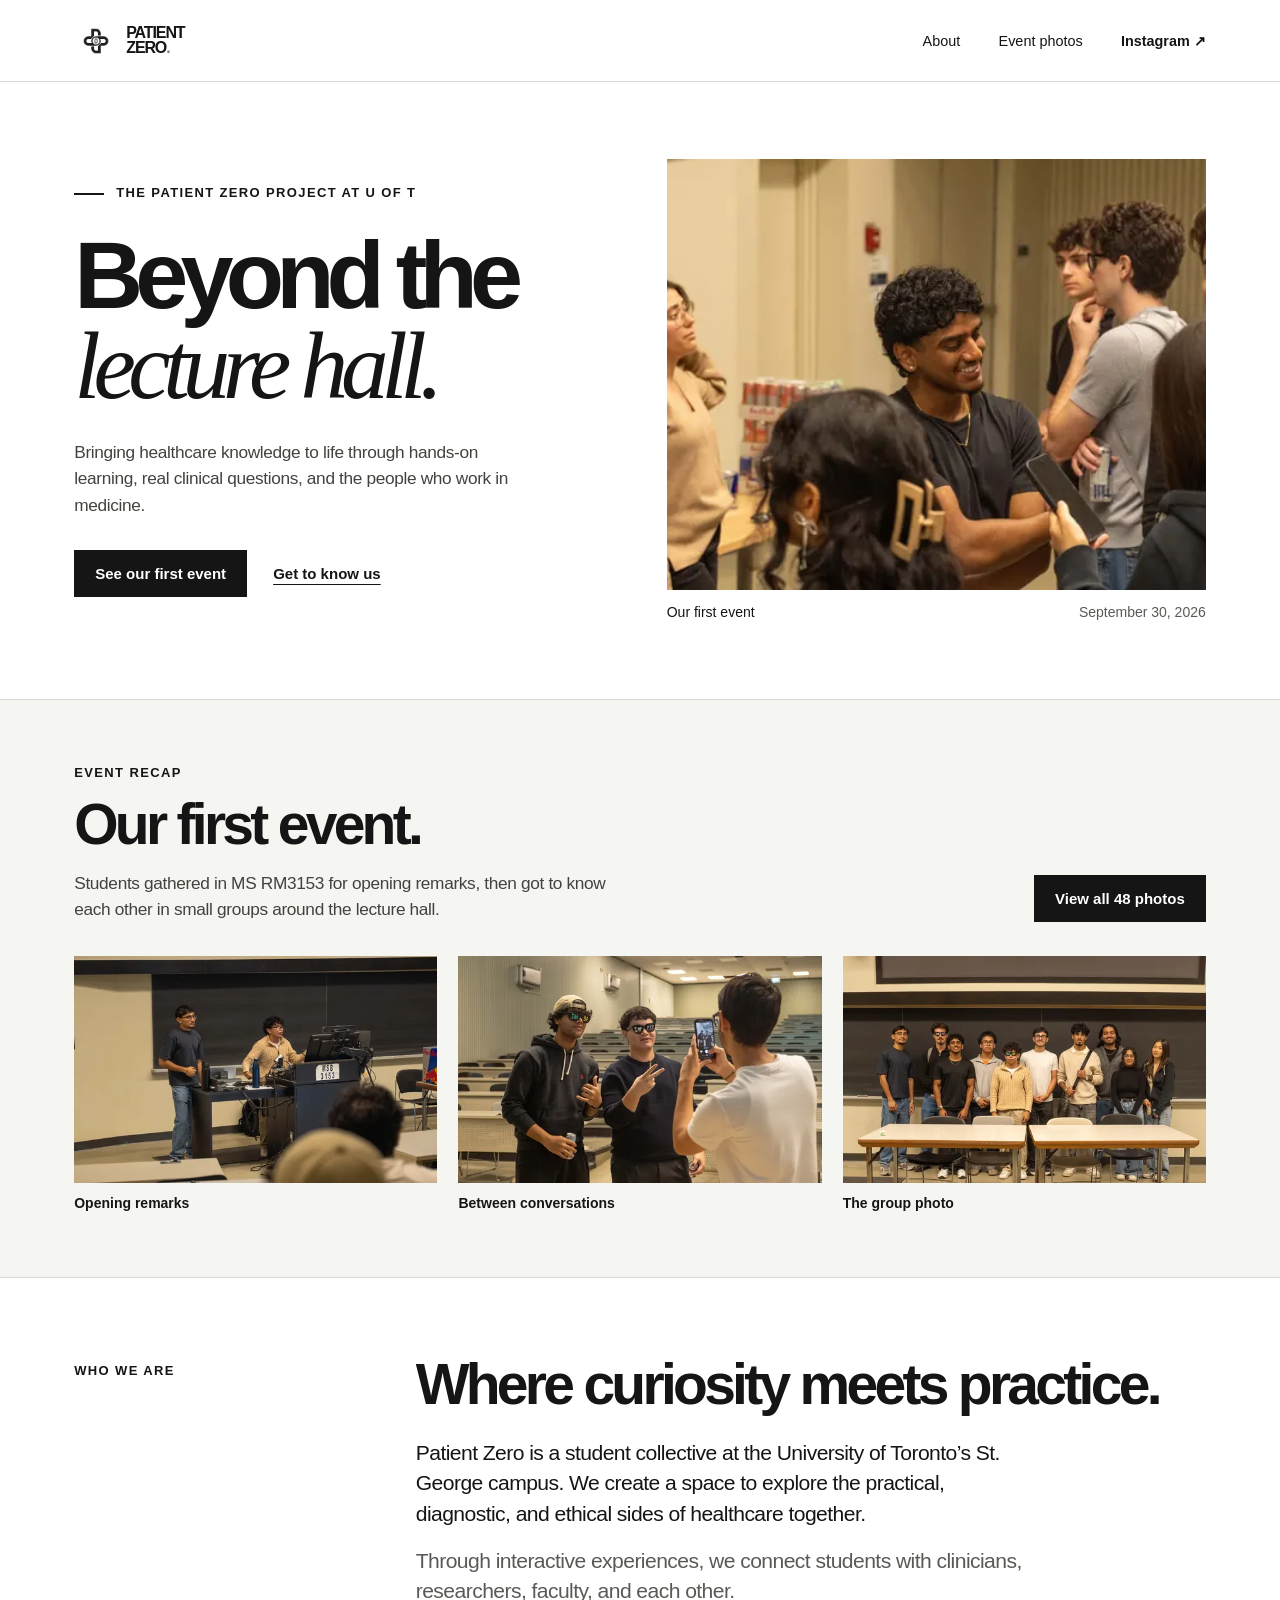
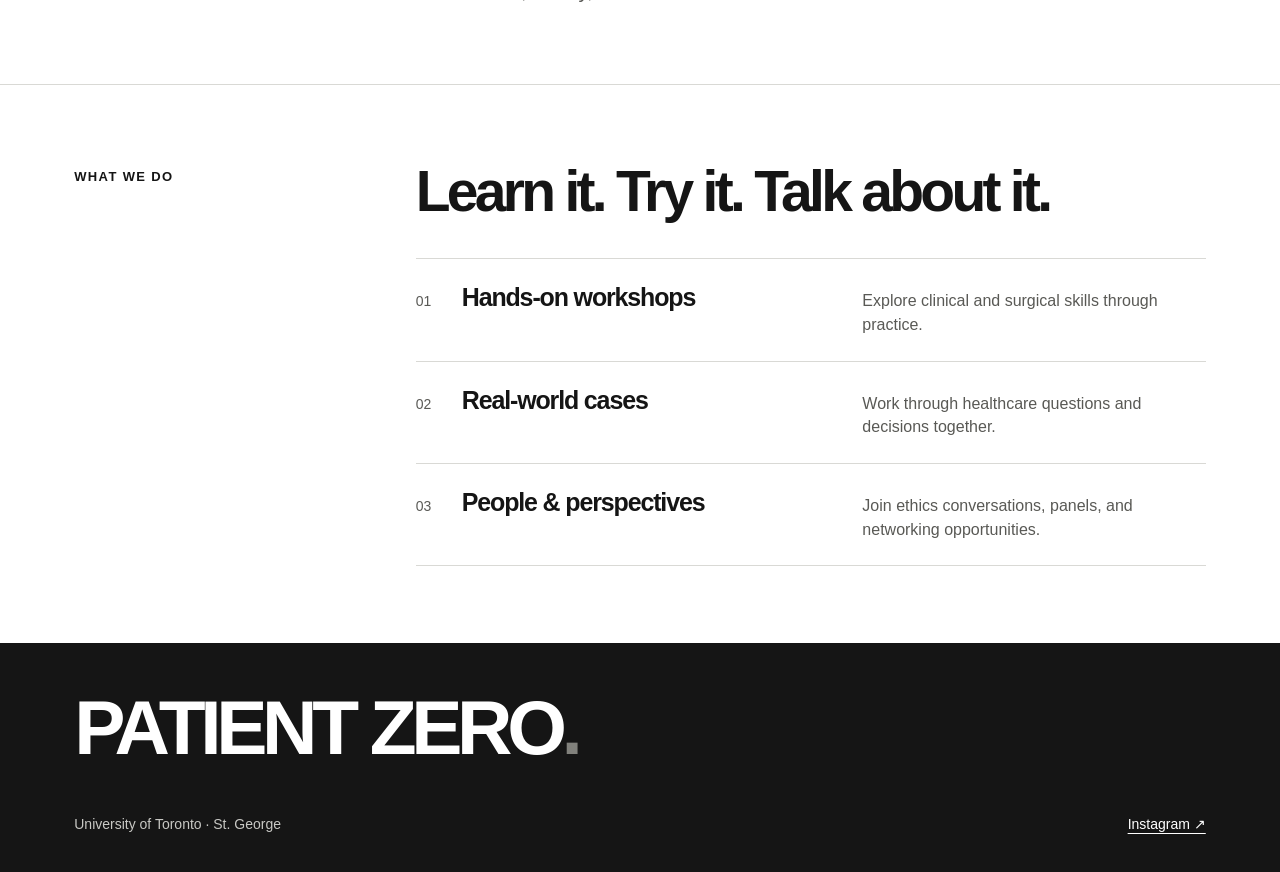
<file: index.html>
<!doctype html>
<html lang="en">
  <head>
    <meta charset="UTF-8" />
    <meta name="viewport" content="width=device-width, initial-scale=1" />
    <meta name="theme-color" content="#ffffff" />
    <meta name="description" content="The Patient Zero Project connects University of Toronto students with hands-on clinical learning, case studies, conversations, and people in healthcare." />
    <title>Patient Zero Project | University of Toronto</title>
    <link rel="icon" type="image/png" href="images/patientzeroproject_transparentbg.png" />
    <link rel="stylesheet" href="./styles.css" />
    <script src="site.js" defer></script>
  </head>
  <body id="top">
    <a class="skip-link" href="#main">Skip to content</a>
    <header class="site-header page-wrap">
      <a class="wordmark" href="./index.html" aria-label="Patient Zero Project home">
        <img src="images/patientzeroproject_transparentbg.png" alt="" width="44" height="44" />
        <span>PATIENT<br />ZERO<span class="wordmark-period">.</span></span>
      </a>
      <nav class="header-right" aria-label="Main navigation">
        <a href="./index.html#about">About</a>
        <a href="./gallery.html">Event photos</a>
        <a class="header-link" href="https://www.instagram.com/patientzero.uoft/" target="_blank" rel="noopener noreferrer">Instagram <span aria-hidden="true">↗</span></a>
      </nav>
    </header>

    <main id="main">
      <section class="hero page-wrap" aria-labelledby="hero-title">
        <div class="hero-copy">
          <p class="eyebrow"><span class="short-rule" aria-hidden="true"></span>The Patient Zero Project at U of T</p>
          <h1 id="hero-title">Beyond the<br /><em>lecture hall.</em></h1>
          <p class="hero-intro">Bringing healthcare knowledge to life through hands-on learning, real clinical questions, and the people who work in medicine.</p>
          <div class="hero-actions">
            <a class="button-link" href="#first-event">See our first event</a>
            <a class="text-link" href="#about">Get to know us</a>
          </div>
        </div>
        <figure class="hero-photo">
          <div class="photo-frame"><img src="images/first-event/thumbs/dsc05671.webp" srcset="images/first-event/thumbs/dsc05671.webp 640w, images/first-event/dsc05671.webp 1600w" sizes="(max-width: 760px) 90vw, 45vw" width="1600" height="900" alt="A student smiling during a conversation near the front of the room." fetchpriority="high" /></div>
          <figcaption><span>Our first event</span><time datetime="2026-09-30">September 30, 2026</time></figcaption>
        </figure>
      </section>

      <section class="event page-wrap" id="first-event" aria-labelledby="event-title">
        <div class="event-heading" data-reveal>
          <div>
            <p class="eyebrow">Event recap</p>
            <h2 id="event-title">Our first event.</h2>
            <p class="event-intro">Students gathered in MS RM3153 for opening remarks, then got to know each other in small groups around the lecture hall.</p>
          </div>
          <a class="button-link" href="./gallery.html">View all 48 photos</a>
        </div>
        <div class="highlights" data-reveal>
          <a class="highlight" href="./gallery.html#photo-05476">
            <figure>
              <div class="photo-frame"><img src="images/first-event/thumbs/dsc05476.webp" width="640" height="360" alt="Two presenters addressing the room beside the lectern." loading="lazy" decoding="async" /></div>
              <figcaption>Opening remarks</figcaption>
            </figure>
          </a>
          <a class="highlight" href="./gallery.html#photo-05488">
            <figure>
              <div class="photo-frame"><img src="images/first-event/thumbs/dsc05488.webp" width="640" height="360" alt="Two students in novelty glasses posing for a phone photo." loading="lazy" decoding="async" /></div>
              <figcaption>Between conversations</figcaption>
            </figure>
          </a>
          <a class="highlight" href="./gallery.html#photo-05672">
            <figure>
              <div class="photo-frame"><img src="images/first-event/thumbs/dsc05672.webp" width="640" height="360" alt="Ten attendees posing together in front of the classroom blackboard." loading="lazy" decoding="async" /></div>
              <figcaption>The group photo</figcaption>
            </figure>
          </a>
        </div>
      </section>

      <section class="intro page-wrap" id="about" aria-labelledby="about-title">
        <div class="section-label">WHO WE ARE</div>
        <div class="intro-content" data-reveal>
          <h2 id="about-title">Where curiosity meets practice.</h2>
          <p>Patient Zero is a student collective at the University of Toronto’s St. George campus. We create a space to explore the practical, diagnostic, and ethical sides of healthcare together.</p>
          <p>Through interactive experiences, we connect students with clinicians, researchers, faculty, and each other.</p>
        </div>
      </section>

      <section class="offerings page-wrap" id="what-we-do" aria-labelledby="offerings-title">
        <div class="section-label">WHAT WE DO</div>
        <div class="offerings-content" data-reveal>
          <h2 id="offerings-title">Learn it. Try it. Talk about it.</h2>
          <div class="offering-list">
            <div class="offering"><span class="offering-number">01</span><h3>Hands-on workshops</h3><p>Explore clinical and surgical skills through practice.</p></div>
            <div class="offering"><span class="offering-number">02</span><h3>Real-world cases</h3><p>Work through healthcare questions and decisions together.</p></div>
            <div class="offering"><span class="offering-number">03</span><h3>People &amp; perspectives</h3><p>Join ethics conversations, panels, and networking opportunities.</p></div>
          </div>
        </div>
      </section>

    </main>

    <footer class="site-footer page-wrap">
      <div class="footer-name">PATIENT ZERO<span>.</span></div>
      <div class="footer-meta"><span>University of Toronto · St. George</span><a href="https://www.instagram.com/patientzero.uoft/" target="_blank" rel="noopener noreferrer">Instagram ↗</a></div>
    </footer>
  </body>
</html>
</file>
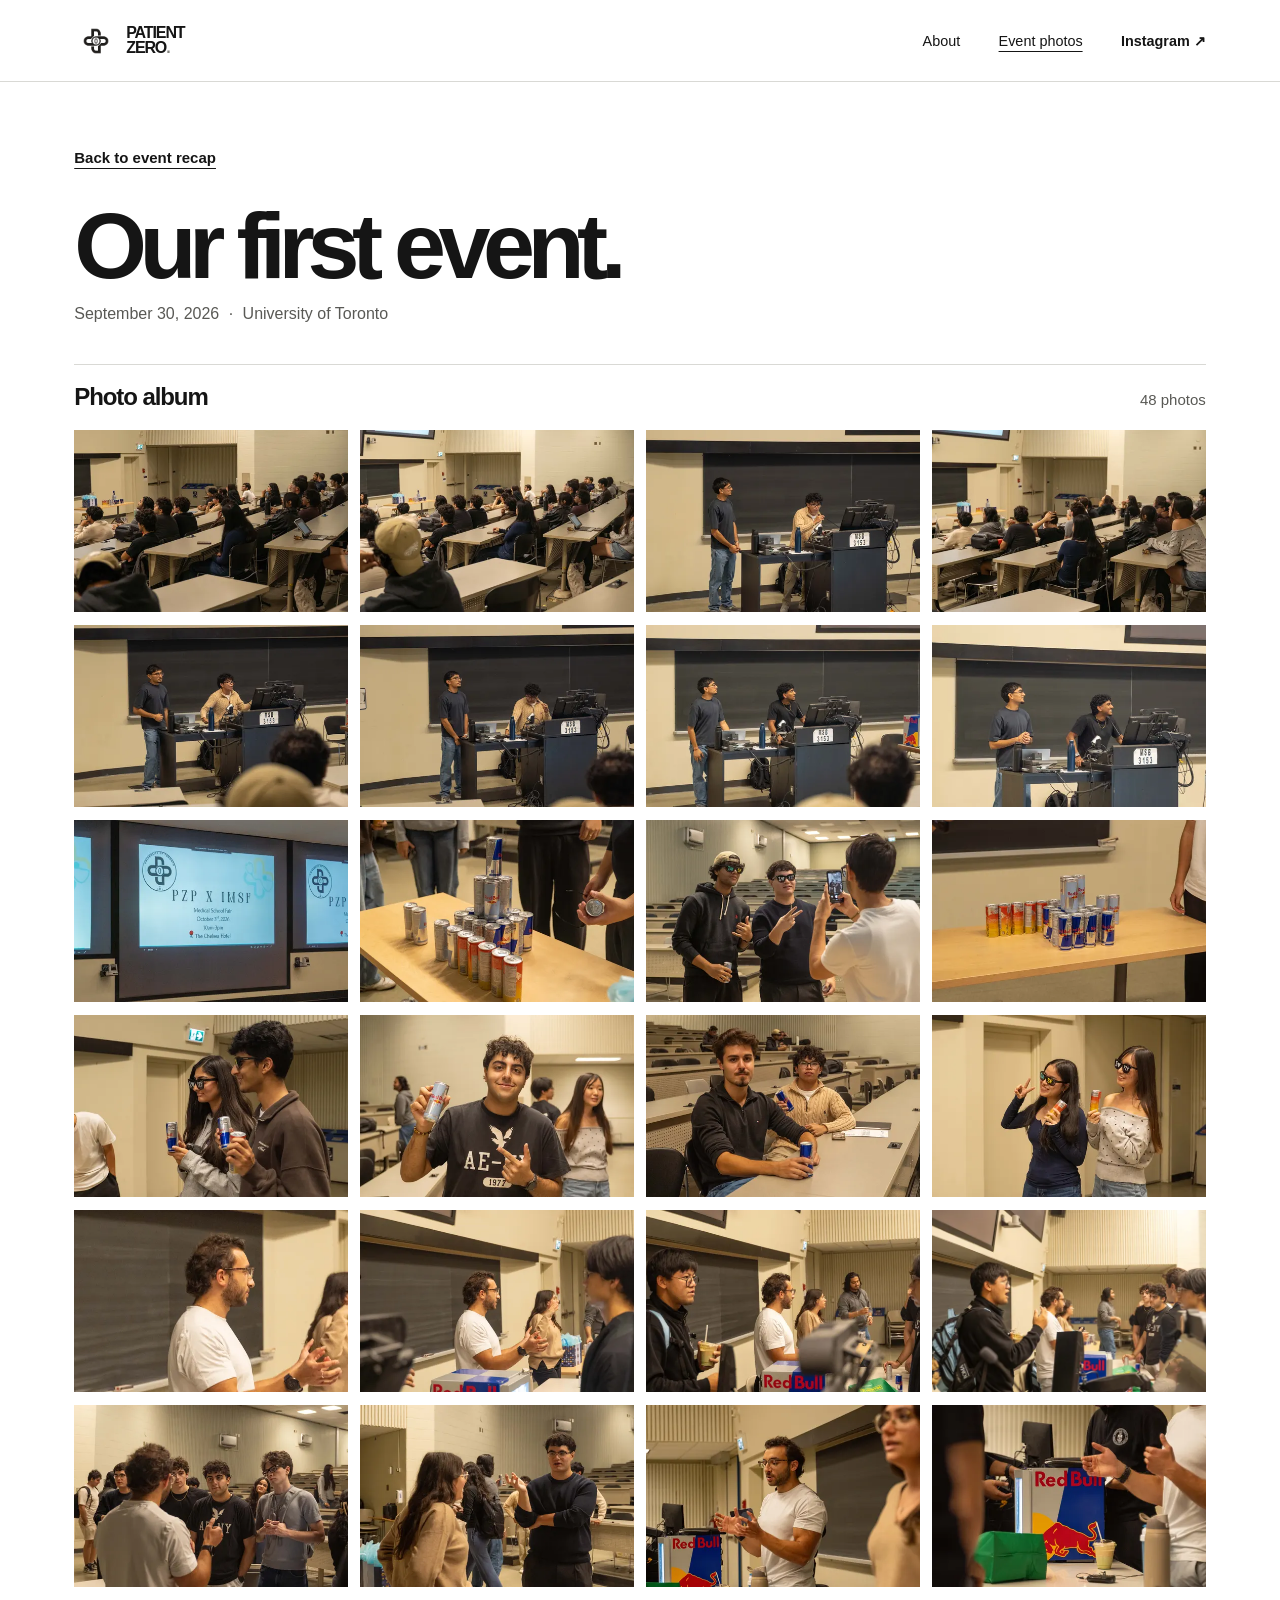
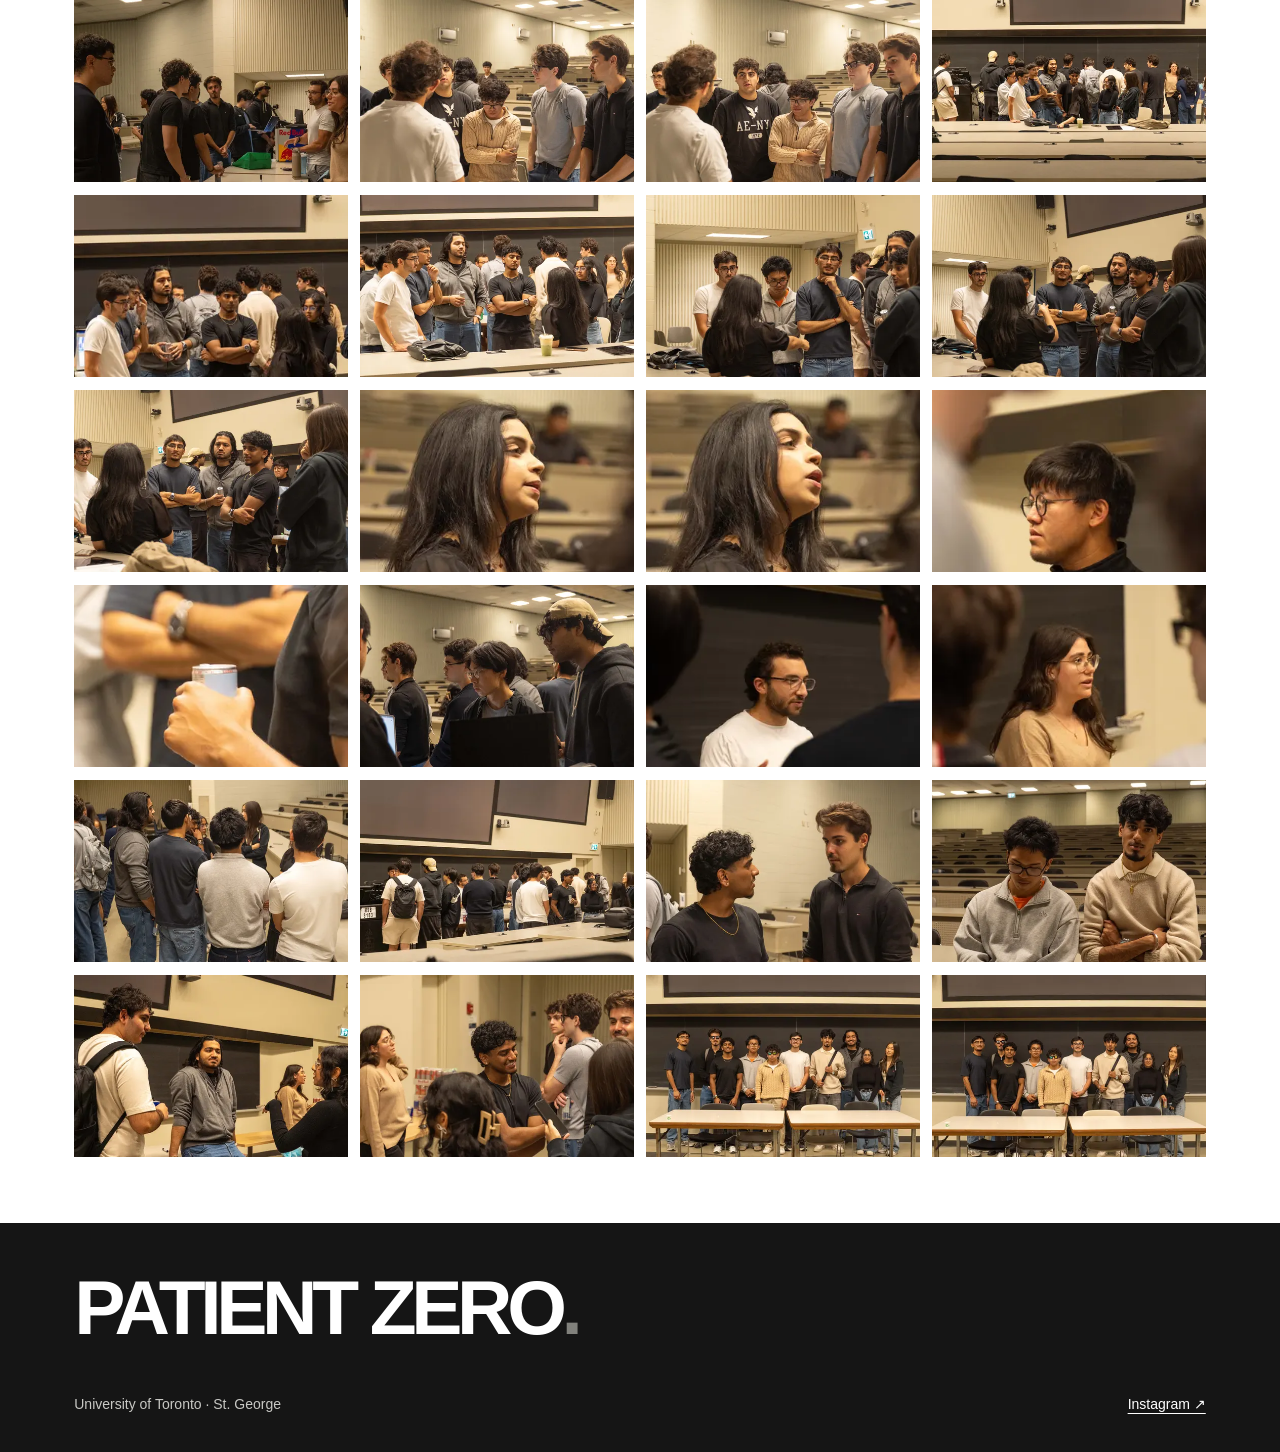
<file: gallery.html>
<!doctype html>
<html lang="en">
  <head>
    <meta charset="UTF-8" />
    <meta name="viewport" content="width=device-width, initial-scale=1" />
    <meta name="theme-color" content="#ffffff" />
    <meta name="description" content="Photos from the Patient Zero Project’s first event at the University of Toronto on September 30, 2026." />
    <title>First event photos | Patient Zero Project</title>
    <link rel="icon" type="image/png" href="images/patientzeroproject_transparentbg.png" />
    <link rel="stylesheet" href="./styles.css" />
    <script src="site.js" defer></script>
  </head>
  <body id="top">
    <a class="skip-link" href="#main">Skip to content</a>
    <header class="site-header page-wrap">
      <a class="wordmark" href="./index.html" aria-label="Patient Zero Project home">
        <img src="images/patientzeroproject_transparentbg.png" alt="" width="44" height="44" />
        <span>PATIENT<br />ZERO<span class="wordmark-period">.</span></span>
      </a>
      <nav class="header-right" aria-label="Main navigation">
        <a href="./index.html#about">About</a>
        <a href="./gallery.html" aria-current="page">Event photos</a>
        <a class="header-link" href="https://www.instagram.com/patientzero.uoft/" target="_blank" rel="noopener noreferrer">Instagram <span aria-hidden="true">↗</span></a>
      </nav>
    </header>
    <main id="main" class="album page-wrap">
      <header class="album-heading">
        <a class="text-link" href="./index.html#first-event">Back to event recap</a>
        <h1>Our first event<span>.</span></h1>
        <p><time datetime="2026-09-30">September 30, 2026</time> <span aria-hidden="true">·</span> University of Toronto</p>
      </header>
      <div class="album-info"><h2>Photo album</h2><span>48 photos</span></div>
      <div class="album-grid">
        <a class="album-photo photo-frame" id="photo-05429" href="images/first-event/dsc05429.webp">
          <img src="images/first-event/thumbs/dsc05429.webp" width="640" height="360" alt="Students seated in tiered rows facing the front of the lecture hall." loading="lazy" decoding="async" />
        </a>
        <a class="album-photo photo-frame" id="photo-05434" href="images/first-event/dsc05434.webp">
          <img src="images/first-event/thumbs/dsc05434.webp" width="640" height="360" alt="Attendees watching the presentation from their desks." loading="lazy" decoding="async" />
        </a>
        <a class="album-photo photo-frame" id="photo-05462" href="images/first-event/dsc05462.webp">
          <img src="images/first-event/thumbs/dsc05462.webp" width="640" height="360" alt="Two presenters setting up beside the classroom lectern." loading="lazy" decoding="async" />
        </a>
        <a class="album-photo photo-frame" id="photo-05468" href="images/first-event/dsc05468.webp">
          <img src="images/first-event/thumbs/dsc05468.webp" width="640" height="360" alt="Rows of students looking toward the screen at the front." loading="lazy" decoding="async" />
        </a>
        <a class="album-photo photo-frame" id="photo-05476" href="images/first-event/dsc05476.webp">
          <img src="images/first-event/thumbs/dsc05476.webp" width="640" height="360" alt="Two presenters addressing the room beside the lectern." loading="lazy" decoding="async" />
        </a>
        <a class="album-photo photo-frame" id="photo-05477" href="images/first-event/dsc05477.webp">
          <img src="images/first-event/thumbs/dsc05477.webp" width="640" height="360" alt="A presenter speaks while their co-presenter stands by the table." loading="lazy" decoding="async" />
        </a>
        <a class="album-photo photo-frame" id="photo-05479" href="images/first-event/dsc05479.webp">
          <img src="images/first-event/thumbs/dsc05479.webp" width="640" height="360" alt="Two speakers at the front looking up toward the projection screen." loading="lazy" decoding="async" />
        </a>
        <a class="album-photo photo-frame" id="photo-05481" href="images/first-event/dsc05481.webp">
          <img src="images/first-event/thumbs/dsc05481.webp" width="640" height="360" alt="A presenter gestures beside a second speaker at the lectern." loading="lazy" decoding="async" />
        </a>
        <a class="album-photo photo-frame" id="photo-05482" href="images/first-event/dsc05482.webp">
          <img src="images/first-event/thumbs/dsc05482.webp" width="640" height="360" alt="A projected slide announcing the PZP and IMSF Medical School Fair." loading="lazy" decoding="async" />
        </a>
        <a class="album-photo photo-frame" id="photo-05485" href="images/first-event/dsc05485.webp">
          <img src="images/first-event/thumbs/dsc05485.webp" width="640" height="360" alt="Students arranging cans in a pyramid on the refreshments table." loading="lazy" decoding="async" />
        </a>
        <a class="album-photo photo-frame" id="photo-05488" href="images/first-event/dsc05488.webp">
          <img src="images/first-event/thumbs/dsc05488.webp" width="640" height="360" alt="Two students in novelty glasses posing for a phone photo." loading="lazy" decoding="async" />
        </a>
        <a class="album-photo photo-frame" id="photo-05491" href="images/first-event/dsc05491.webp">
          <img src="images/first-event/thumbs/dsc05491.webp" width="640" height="360" alt="Rows of drinks stacked on a table at the front of the room." loading="lazy" decoding="async" />
        </a>
        <a class="album-photo photo-frame" id="photo-05492" href="images/first-event/dsc05492.webp">
          <img src="images/first-event/thumbs/dsc05492.webp" width="640" height="360" alt="Two students holding drinks and looking toward the camera." loading="lazy" decoding="async" />
        </a>
        <a class="album-photo photo-frame" id="photo-05494" href="images/first-event/dsc05494.webp">
          <img src="images/first-event/thumbs/dsc05494.webp" width="640" height="360" alt="A student smiling at the camera with a drink in hand." loading="lazy" decoding="async" />
        </a>
        <a class="album-photo photo-frame" id="photo-05496" href="images/first-event/dsc05496.webp">
          <img src="images/first-event/thumbs/dsc05496.webp" width="640" height="360" alt="Two attendees seated at a desk facing the camera." loading="lazy" decoding="async" />
        </a>
        <a class="album-photo photo-frame" id="photo-05505" href="images/first-event/dsc05505.webp">
          <img src="images/first-event/thumbs/dsc05505.webp" width="640" height="360" alt="Two attendees wearing novelty glasses and posing together." loading="lazy" decoding="async" />
        </a>
        <a class="album-photo photo-frame" id="photo-05508" href="images/first-event/dsc05508.webp">
          <img src="images/first-event/thumbs/dsc05508.webp" width="512" height="640" alt="A participant in a white shirt gesturing beside the refreshments table." loading="lazy" decoding="async" />
        </a>
        <a class="album-photo photo-frame" id="photo-05509" href="images/first-event/dsc05509.webp">
          <img src="images/first-event/thumbs/dsc05509.webp" width="640" height="360" alt="An attendee speaking across the table to other students." loading="lazy" decoding="async" />
        </a>
        <a class="album-photo photo-frame" id="photo-05510" href="images/first-event/dsc05510.webp">
          <img src="images/first-event/thumbs/dsc05510.webp" width="640" height="360" alt="Students listening to a conversation near the drinks table." loading="lazy" decoding="async" />
        </a>
        <a class="album-photo photo-frame" id="photo-05511" href="images/first-event/dsc05511.webp">
          <img src="images/first-event/thumbs/dsc05511.webp" width="640" height="381" alt="A group gathered around the table at the front of the lecture hall." loading="lazy" decoding="async" />
        </a>
        <a class="album-photo photo-frame" id="photo-05520" href="images/first-event/dsc05520.webp">
          <img src="images/first-event/thumbs/dsc05520.webp" width="640" height="360" alt="An attendee with their back to the camera speaking to a small circle." loading="lazy" decoding="async" />
        </a>
        <a class="album-photo photo-frame" id="photo-05524" href="images/first-event/dsc05524.webp">
          <img src="images/first-event/thumbs/dsc05524.webp" width="640" height="360" alt="Two students talking face to face beside the seating area." loading="lazy" decoding="async" />
        </a>
        <a class="album-photo photo-frame" id="photo-05539" href="images/first-event/dsc05539.webp">
          <img src="images/first-event/thumbs/dsc05539.webp" width="640" height="360" alt="A participant explaining something with their hands by the front table." loading="lazy" decoding="async" />
        </a>
        <a class="album-photo photo-frame" id="photo-05540" href="images/first-event/dsc05540.webp">
          <img src="images/first-event/thumbs/dsc05540.webp" width="640" height="360" alt="A close-up of a participant gesturing over the table." loading="lazy" decoding="async" />
        </a>
        <a class="album-photo photo-frame" id="photo-05551" href="images/first-event/dsc05551.webp">
          <img src="images/first-event/thumbs/dsc05551.webp" width="640" height="360" alt="Students talking on both sides of the refreshments table." loading="lazy" decoding="async" />
        </a>
        <a class="album-photo photo-frame" id="photo-05552" href="images/first-event/dsc05552.webp">
          <img src="images/first-event/thumbs/dsc05552.webp" width="640" height="360" alt="A group of students listening to a participant in a white shirt." loading="lazy" decoding="async" />
        </a>
        <a class="album-photo photo-frame" id="photo-05554" href="images/first-event/dsc05554.webp">
          <img src="images/first-event/thumbs/dsc05554.webp" width="640" height="360" alt="An attendee addressing a small group beside the lecture desks." loading="lazy" decoding="async" />
        </a>
        <a class="album-photo photo-frame" id="photo-05576" href="images/first-event/dsc05576.webp">
          <img src="images/first-event/thumbs/dsc05576.webp" width="640" height="360" alt="A wide view of conversation groups along the front of the classroom." loading="lazy" decoding="async" />
        </a>
        <a class="album-photo photo-frame" id="photo-05583" href="images/first-event/dsc05583.webp">
          <img src="images/first-event/thumbs/dsc05583.webp" width="360" height="640" alt="A vertical view of students talking beneath the projection screen." loading="lazy" decoding="async" />
        </a>
        <a class="album-photo photo-frame" id="photo-05584" href="images/first-event/dsc05584.webp">
          <img src="images/first-event/thumbs/dsc05584.webp" width="640" height="360" alt="Students listening to a speaker in a conversation circle." loading="lazy" decoding="async" />
        </a>
        <a class="album-photo photo-frame" id="photo-05597" href="images/first-event/dsc05597.webp">
          <img src="images/first-event/thumbs/dsc05597.webp" width="640" height="360" alt="An attendee addressing students gathered in a semicircle." loading="lazy" decoding="async" />
        </a>
        <a class="album-photo photo-frame" id="photo-05598" href="images/first-event/dsc05598.webp">
          <img src="images/first-event/thumbs/dsc05598.webp" width="640" height="360" alt="Students exchanging ideas between the rows of lecture desks." loading="lazy" decoding="async" />
        </a>
        <a class="album-photo photo-frame" id="photo-05600" href="images/first-event/dsc05600.webp">
          <img src="images/first-event/thumbs/dsc05600.webp" width="640" height="360" alt="Students listening across a small discussion circle." loading="lazy" decoding="async" />
        </a>
        <a class="album-photo photo-frame" id="photo-05601" href="images/first-event/dsc05601.webp">
          <img src="images/first-event/thumbs/dsc05601.webp" width="360" height="640" alt="A side view of a student speaking during a group conversation." loading="lazy" decoding="async" />
        </a>
        <a class="album-photo photo-frame" id="photo-05602" href="images/first-event/dsc05602.webp">
          <img src="images/first-event/thumbs/dsc05602.webp" width="360" height="640" alt="A student in a black shirt addressing the group." loading="lazy" decoding="async" />
        </a>
        <a class="album-photo photo-frame" id="photo-05613" href="images/first-event/dsc05613.webp">
          <img src="images/first-event/thumbs/dsc05613.webp" width="360" height="640" alt="A participant in glasses listening near the lectern." loading="lazy" decoding="async" />
        </a>
        <a class="album-photo photo-frame" id="photo-05618" href="images/first-event/dsc05618.webp">
          <img src="images/first-event/thumbs/dsc05618.webp" width="360" height="640" alt="A close-up of students’ hands during a conversation." loading="lazy" decoding="async" />
        </a>
        <a class="album-photo photo-frame" id="photo-05625" href="images/first-event/dsc05625.webp">
          <img src="images/first-event/thumbs/dsc05625.webp" width="640" height="360" alt="Two students leaning toward the table in a small group." loading="lazy" decoding="async" />
        </a>
        <a class="album-photo photo-frame" id="photo-05634" href="images/first-event/dsc05634.webp">
          <img src="images/first-event/thumbs/dsc05634.webp" width="360" height="640" alt="A participant in a white shirt speaking beneath the screen." loading="lazy" decoding="async" />
        </a>
        <a class="album-photo photo-frame" id="photo-05638" href="images/first-event/dsc05638.webp">
          <img src="images/first-event/thumbs/dsc05638.webp" width="360" height="640" alt="A participant speaking to a group gathered in front of the blackboard." loading="lazy" decoding="async" />
        </a>
        <a class="album-photo photo-frame" id="photo-05641" href="images/first-event/dsc05641.webp">
          <img src="images/first-event/thumbs/dsc05641.webp" width="640" height="360" alt="Attendees seen from behind as they gather around a speaker." loading="lazy" decoding="async" />
        </a>
        <a class="album-photo photo-frame" id="photo-05645" href="images/first-event/dsc05645.webp">
          <img src="images/first-event/thumbs/dsc05645.webp" width="640" height="360" alt="A wide view of students mingling between the lectern and the desks." loading="lazy" decoding="async" />
        </a>
        <a class="album-photo photo-frame" id="photo-05646" href="images/first-event/dsc05646.webp">
          <img src="images/first-event/thumbs/dsc05646.webp" width="640" height="360" alt="Two students facing each other in conversation." loading="lazy" decoding="async" />
        </a>
        <a class="album-photo photo-frame" id="photo-05647" href="images/first-event/dsc05647.webp">
          <img src="images/first-event/thumbs/dsc05647.webp" width="640" height="360" alt="Two attendees standing together in front of the lecture seating." loading="lazy" decoding="async" />
        </a>
        <a class="album-photo photo-frame" id="photo-05662" href="images/first-event/dsc05662.webp">
          <img src="images/first-event/thumbs/dsc05662.webp" width="640" height="360" alt="An attendee wearing a backpack chatting with a small group." loading="lazy" decoding="async" />
        </a>
        <a class="album-photo photo-frame" id="photo-05671" href="images/first-event/dsc05671.webp">
          <img src="images/first-event/thumbs/dsc05671.webp" width="640" height="360" alt="A student smiling during a conversation near the front of the room." loading="lazy" decoding="async" />
        </a>
        <a class="album-photo photo-frame" id="photo-05672" href="images/first-event/dsc05672.webp">
          <img src="images/first-event/thumbs/dsc05672.webp" width="640" height="360" alt="Ten attendees posing together in front of the classroom blackboard." loading="lazy" decoding="async" />
        </a>
        <a class="album-photo photo-frame" id="photo-05679" href="images/first-event/dsc05679.webp">
          <img src="images/first-event/thumbs/dsc05679.webp" width="640" height="360" alt="A second group portrait in front of the classroom blackboard." loading="lazy" decoding="async" />
        </a>
      </div>
    </main>
    <dialog class="viewer" id="photo-viewer" aria-labelledby="viewer-title">
      <div class="viewer-layout">
        <header class="viewer-header">
          <h2 id="viewer-title">Our first event</h2>
          <form method="dialog"><button class="viewer-control" autofocus>Close</button></form>
        </header>
        <div class="viewer-frame"></div>
        <div class="viewer-footer">
          <div aria-live="polite" aria-atomic="true">
            <span class="viewer-count"></span>
            <p class="viewer-caption"></p>
          </div>
          <div class="viewer-navigation">
            <button type="button" class="viewer-control" data-step="-1">Previous</button>
            <button type="button" class="viewer-control" data-step="1">Next</button>
          </div>
        </div>
      </div>
    </dialog>

    <footer class="site-footer page-wrap">
      <div class="footer-name">PATIENT ZERO<span>.</span></div>
      <div class="footer-meta"><span>University of Toronto · St. George</span><a href="https://www.instagram.com/patientzero.uoft/" target="_blank" rel="noopener noreferrer">Instagram ↗</a></div>
    </footer>
  </body>
</html>
</file>
<file: styles.css>
:root {
  color-scheme: light;
  --ink: #151515;
  --muted: #595955;
  --line: #d9d9d5;
  --paper: #f5f5f2;
  --gutter: max(clamp(20px, 5.8vw, 96px), calc((100vw - 1540px) / 2));
  font-family: Arial, Helvetica, sans-serif;
  color: var(--ink);
}

*, *::before, *::after { box-sizing: border-box; }
body, figure, h1, h2, h3, p { margin: 0; }
body { background: #fff; }
a { color: inherit; }
button { font: inherit; cursor: pointer; }
img { display: block; max-width: 100%; }
:focus-visible { outline: 3px solid currentColor; outline-offset: 4px; }
.page-wrap { padding-inline: var(--gutter); }
.skip-link { position: absolute; top: 12px; left: 16px; z-index: 3; padding: 12px; background: var(--ink); color: #fff; transform: translateY(-180%); }
.skip-link:focus { transform: none; }

.site-header { display: flex; align-items: center; justify-content: space-between; gap: 16px; min-height: 82px; border-bottom: 1px solid var(--line); }
.wordmark { display: inline-flex; align-items: center; gap: 8px; font-size: 16px; line-height: .88; font-weight: 800; letter-spacing: -.07em; text-decoration: none; }
.wordmark-period, .footer-name span { color: #81817c; }
.header-right { display: flex; align-items: center; gap: clamp(16px, 3vw, 48px); font-size: .9rem; }
.header-right a { padding-block: 10px; text-decoration: none; }
.header-right a:hover, .header-right [aria-current] { text-decoration: underline; text-underline-offset: 5px; }
.header-link { font-weight: 700; }

.hero { display: grid; grid-template-columns: 1fr 1.03fr; align-items: center; gap: clamp(36px, 5.4vw, 92px); padding-block: clamp(54px, 6vw, 108px); }
.eyebrow, .section-label { font-size: .8125rem; line-height: 1.45; font-weight: 700; letter-spacing: .105em; text-transform: uppercase; }
.hero-copy .eyebrow { display: flex; align-items: center; gap: 12px; }
.short-rule { width: 30px; height: 2px; background: currentColor; }
.hero h1 { margin-block: 28px; font-size: clamp(3.4rem, 7.45vw, 8.2rem); line-height: .94; letter-spacing: -.082em; }
.hero h1 em { font-family: Georgia, 'Times New Roman', serif; font-weight: 400; letter-spacing: -.077em; }
.hero-intro, .event-intro { max-width: 46ch; font-size: clamp(1rem, 1.35vw, 1.25rem); line-height: 1.52; letter-spacing: -.02em; color: #42423e; }
.hero-actions { display: flex; flex-wrap: wrap; gap: 18px 26px; align-items: center; margin-top: 32px; }
.button-link, .text-link { font-size: .9375rem; font-weight: 700; }
.button-link { display: inline-flex; align-items: center; justify-content: center; padding: 15px 21px; color: #fff; background: var(--ink); text-decoration: none; }
.button-link:hover { background: #3b3b37; }
.button-link:focus-visible { outline-color: var(--ink); }
.text-link { text-decoration-thickness: 1px; text-underline-offset: 5px; }
.photo-frame { display: block; overflow: hidden; background: #e7e5de; }
.photo-frame img { width: 100%; height: 100%; object-fit: cover; }
.hero-photo .photo-frame { aspect-ratio: 5 / 4; }
figcaption { font-size: .875rem; line-height: 1.45; }
.hero-photo figcaption { display: flex; justify-content: space-between; flex-wrap: wrap; gap: 4px 12px; padding-top: 12px; }
.hero-photo time { color: var(--muted); }

.event { padding-block: clamp(48px, 5vw, 84px); border-block: 1px solid var(--line); background: var(--paper); }
.event-heading { display: flex; justify-content: space-between; align-items: end; gap: 24px; }
.event-heading .button-link { flex-shrink: 0; }
h2 { font-size: clamp(2.4rem, 4.45vw, 4.6rem); line-height: 1.03; letter-spacing: -.065em; }
.event h2 { margin-block: 12px 16px; }
.event-intro { max-width: 59ch; }
.highlights { display: grid; grid-template-columns: repeat(3, minmax(0, 1fr)); gap: clamp(12px, 1.65vw, 28px); margin-top: 34px; }
.highlight { text-decoration: none; }
.highlight .photo-frame { aspect-ratio: 8 / 5; }
.highlight figcaption { margin-top: 10px; font-weight: 600; }
.highlight:hover figcaption { text-decoration: underline; text-underline-offset: 4px; }

.intro, .offerings { display: grid; grid-template-columns: minmax(140px, 27%) 1fr; gap: 36px; padding-block: clamp(54px, 6vw, 100px); }
.section-label { padding-top: .5em; }
.intro-content, .offerings-content { max-width: 900px; }
.intro-content p { max-width: 52ch; margin-top: 24px; font-size: clamp(1.125rem, 1.65vw, 1.55rem); line-height: 1.45; letter-spacing: -.027em; }
.intro-content p + p { margin-top: 16px; color: var(--muted); }
.offerings { border-top: 1px solid var(--line); }
.offering-list { margin-top: 38px; }
.offering { border-top: 1px solid var(--line); display: grid; grid-template-columns: 30px 1.12fr 1fr; align-items: baseline; gap: 16px; padding: 24px 0; }
.offering:last-child { border-bottom: 1px solid var(--line); }
.offering-number { color: var(--muted); font-size: .875rem; }
.offering h3 { font-size: clamp(1.25rem, 1.95vw, 1.85rem); letter-spacing: -.045em; }
.offering p { line-height: 1.48; color: var(--muted); }
.site-footer { background: var(--ink); color: white; padding-block: 40px; }
.footer-name { font-size: clamp(2.3rem, 6vw, 5rem); font-weight: 800; letter-spacing: -.07em; }
.footer-meta { display: flex; justify-content: space-between; align-items: baseline; gap: 12px; margin-top: 44px; font-size: .875rem; }
.footer-meta span { color: #c8c8c4; }
.footer-meta a { text-underline-offset: 4px; }

.album { padding-block: clamp(40px, 5.2vw, 76px); }
.album-heading h1 { margin-block: 32px 10px; font-size: clamp(3.2rem, 7.3vw, 7.2rem); line-height: 1; letter-spacing: -.08em; }
.album-heading p { line-height: 1.5; color: var(--muted); }
.album-heading p span { margin-inline: 5px; }
.album-info { border-top: 1px solid var(--line); padding-top: 20px; margin-block: 38px 20px; display: flex; justify-content: space-between; align-items: baseline; }
.album-info h2 { font-size: 1.5rem; letter-spacing: -.045em; }
.album-info span { color: var(--muted); font-size: .9375rem; }
.album-grid { display: grid; grid-template-columns: repeat(4, minmax(0, 1fr)); gap: clamp(8px, 1vw, 18px); }
.album-photo { aspect-ratio: 3 / 2; scroll-margin-block: 1em; }
.album-photo img { object-position: center 38%; }
.album-photo { cursor: zoom-in; }
.viewer { inset: 0; width: 100%; max-width: none; height: 100%; height: 100dvh; max-height: none; margin: 0; padding: 0; border: 0; background: #161616; color: #fff; }
.viewer::backdrop { background: #161616; }
body:has(.viewer[open]) { overflow: hidden; }
.viewer-layout { height: 100%; display: grid; grid-template-rows: auto minmax(0, 1fr) auto; gap: 16px; padding: clamp(16px, 2vw, 32px); }
.viewer-header, .viewer-footer, .viewer-navigation { display: flex; align-items: center; justify-content: space-between; gap: 12px; }
.viewer-header h2 { font-size: 1.3rem; letter-spacing: -.045em; }
.viewer-control { background: transparent; color: white; border: 1px solid #70706a; padding: 10px 16px; min-height: 44px; }
.viewer-control:hover { background: #343432; }
.viewer-frame { min-height: 0; }
.viewer-image { width: 100%; height: 100%; object-fit: contain; }
.viewer-count { font-size: .875rem; color: #c8c8c4; font-variant-numeric: tabular-nums; }
.viewer-caption { margin-top: 5px; line-height: 1.4; }

@media (max-width: 900px) {
  .intro, .offerings { grid-template-columns: 1fr; gap: 18px; }
  .album-grid { grid-template-columns: repeat(3, minmax(0, 1fr)); }
}
@media (max-width: 760px) {
  .hero { grid-template-columns: 1fr; gap: 30px; padding-block: 42px; }
  .hero h1 { font-size: clamp(3.8rem, 12.5vw, 6.4rem); margin-block: 20px; }
  .hero-photo .photo-frame { aspect-ratio: 16 / 9; }
  .hero-actions { margin-top: 22px; }
  .event-heading { align-items: start; flex-direction: column; gap: 18px; }
}
@media (max-width: 560px) {
  .site-header { min-height: 72px; gap: 10px; }
  .wordmark { font-size: .8125rem; gap: 5px; }
  .wordmark img { width: 32px; height: 32px; }
  .header-right { gap: 12px; font-size: .875rem; }
  .header-link span { display: none; }
  .highlights { grid-template-columns: repeat(2, minmax(0, 1fr)); row-gap: 18px; }
  .highlight:first-child { grid-column: 1 / -1; }
  .offering { grid-template-columns: 28px 1fr; gap: 8px; }
  .offering p { grid-column: 2; }
  .album-grid { grid-template-columns: repeat(2, minmax(0, 1fr)); }
  .viewer-footer { align-items: stretch; flex-direction: column; }
  .viewer-navigation { justify-content: space-between; }
  .footer-meta { flex-wrap: wrap; }
}
@media (max-width: 360px) {
  .site-header { flex-wrap: wrap; padding-block: 10px; }
}

@media (prefers-reduced-motion: no-preference) {
  :root { scroll-behavior: smooth; }
  .hero-copy { animation: arrive .6s ease-out both; }
  .hero-photo { animation: arrive .7s .06s ease-out both; }
  .reveal-in { animation: arrive .55s ease-out both; }
  .viewer[open] .viewer-frame { animation: fade-in .2s ease-out; }
  .button-link { transition: background .18s ease; }
  .highlight img, .album-photo img { transition: transform .35s ease-out; }
  @media (hover: hover) {
    .highlight:hover img, .album-photo:hover img { transform: scale(1.035); }
  }
}
@keyframes arrive {
  from { opacity: 0; transform: translateY(12px); }
  to { opacity: 1; transform: translateY(0); }
}
@keyframes fade-in { from { opacity: 0; } to { opacity: 1; } }
</file>
